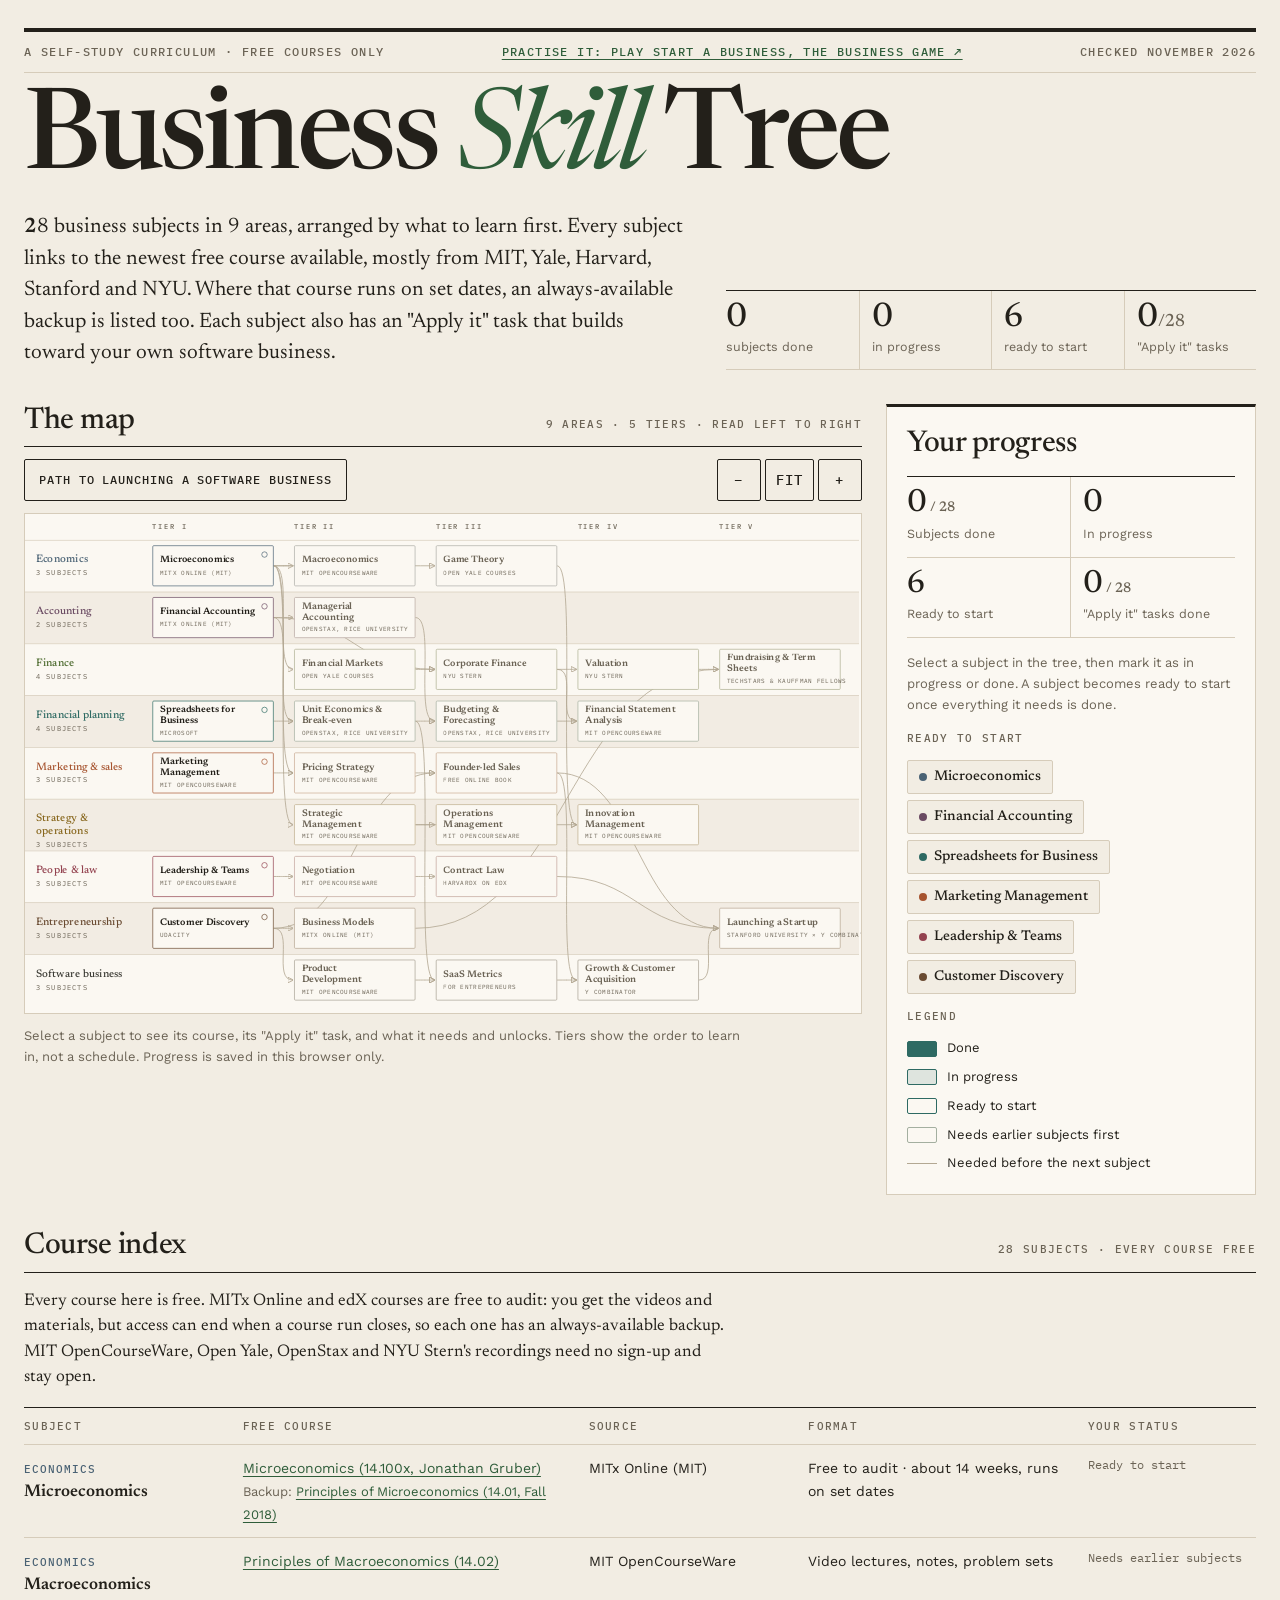
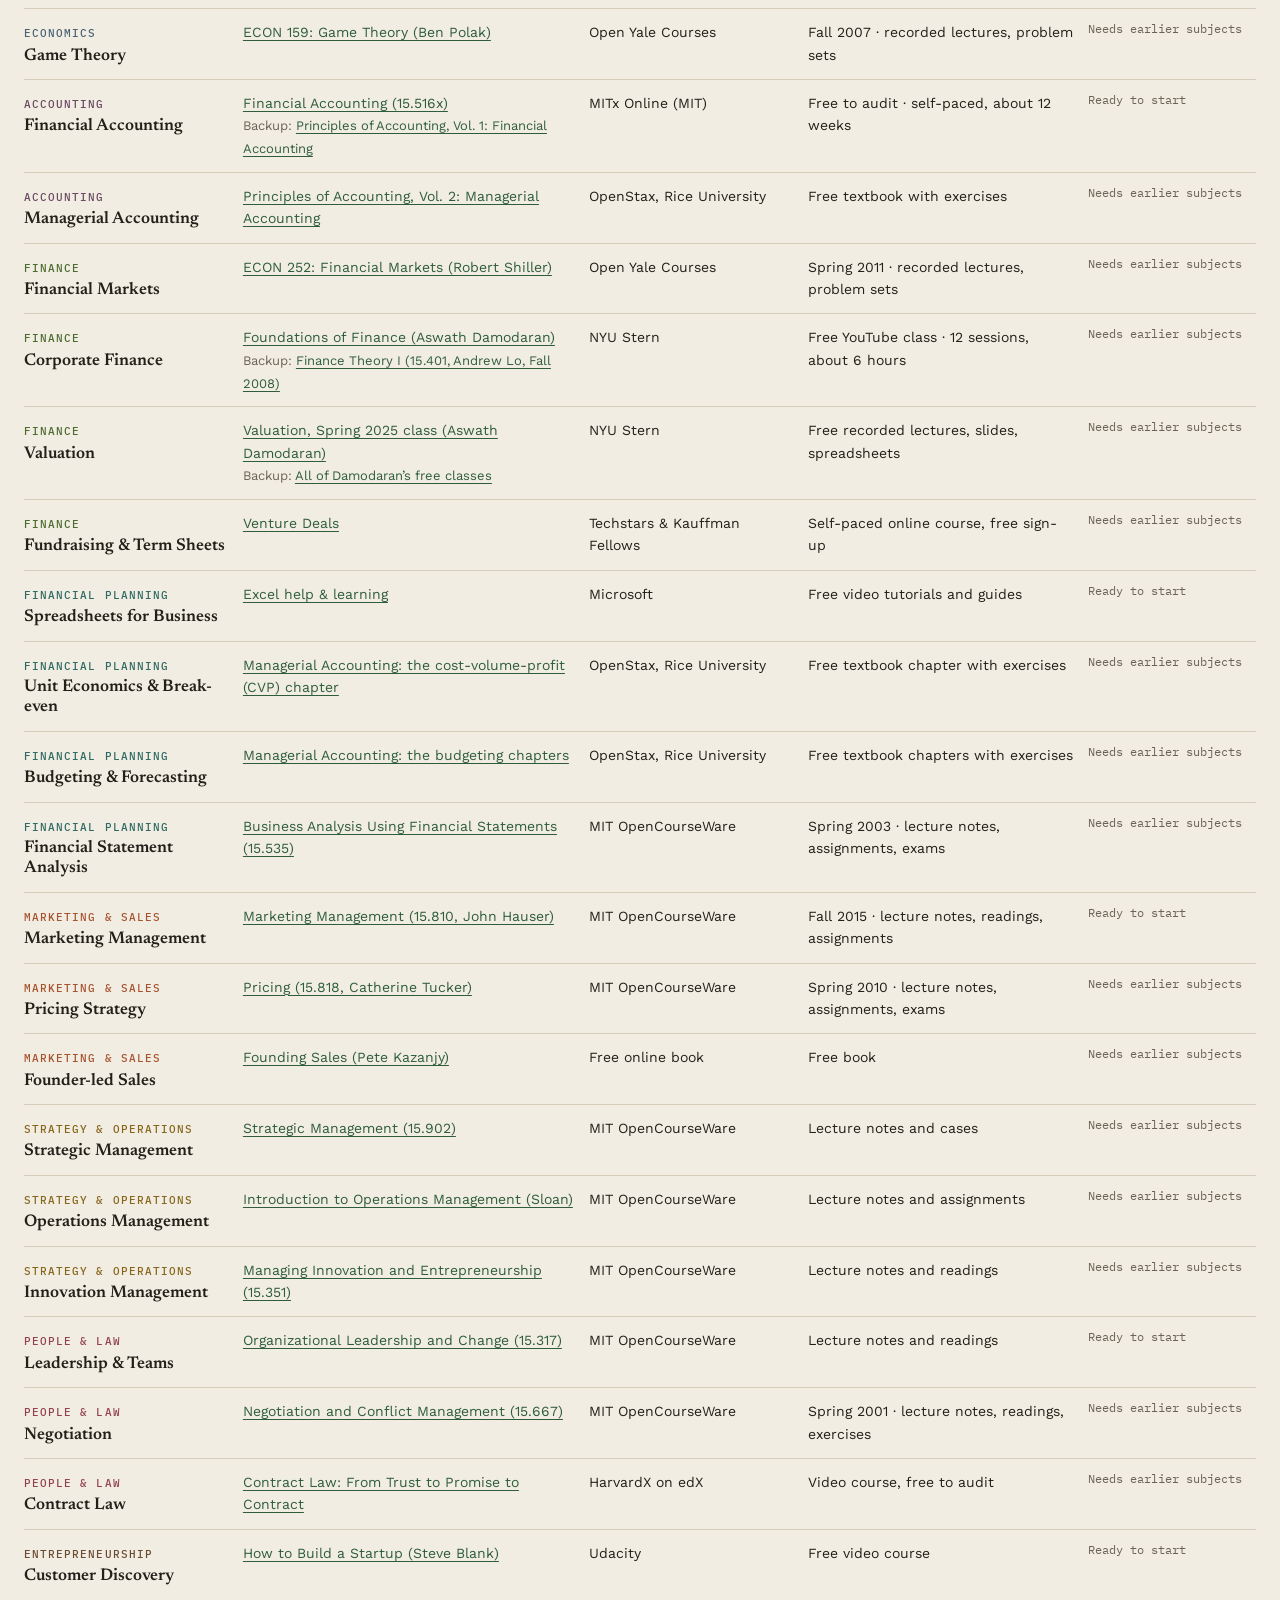
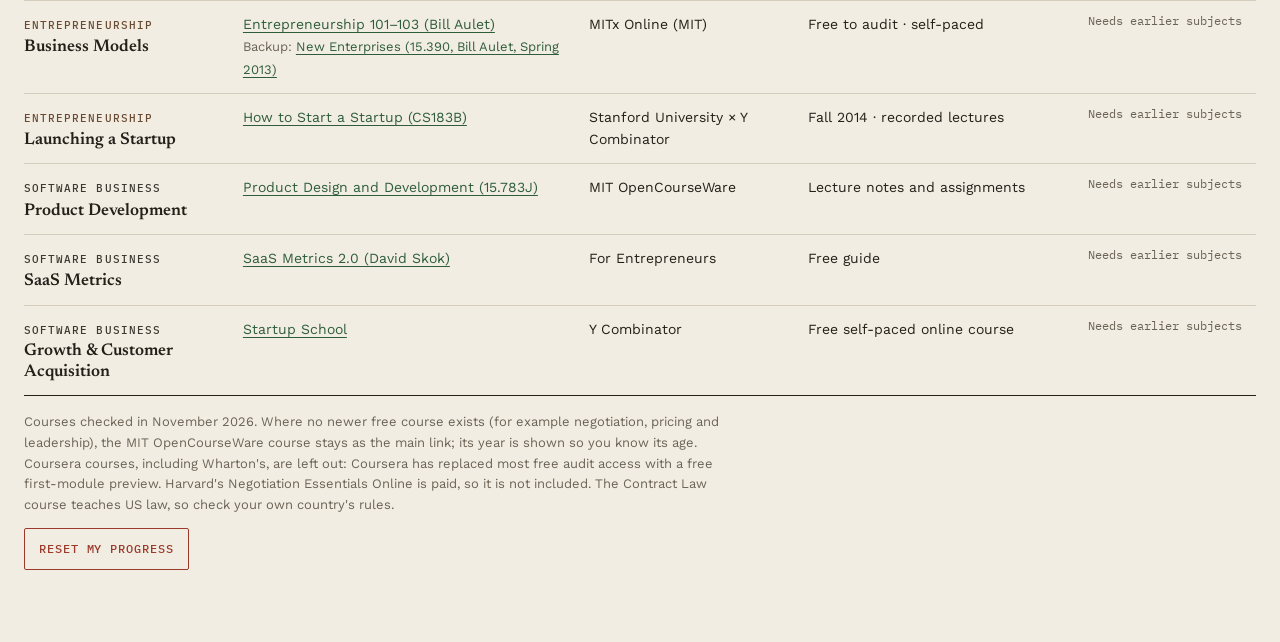
<file: index.html>
<!doctype html>
<html lang="en">
<head>
<meta charset="utf-8">
<meta name="viewport" content="width=device-width, initial-scale=1, viewport-fit=cover">
<style>[hidden]{display:none!important}</style>
<title>Business Skill Tree</title>
<link rel="preconnect" href="https://fonts.googleapis.com">
<link rel="preconnect" href="https://fonts.gstatic.com" crossorigin>
<link rel="stylesheet" href="https://fonts.googleapis.com/css2?family=Newsreader:ital,opsz,wght@0,6..72,400;0,6..72,500;0,6..72,600;1,6..72,400;1,6..72,500&family=Work+Sans:wght@400;500;600&family=IBM+Plex+Mono:wght@400;500&display=swap">
<style>
/* Layout: editorial masthead over a field-guide spread: skill-tree plate (rows = areas, columns = tiers) beside a notes column; course index below.
   Palette: paper, soil ink, moss accent; each area takes a natural pigment (stone, heather, moss, sage, clay, ochre, madder, soil, graphite). */
:root{
  --paper:#F2EDE3; --sheet:#FBF8F2; --wash:#EAE3D6; --ink:#23201A; --muted:#6B6355; --rule:#D6CCBA; --edge:#B3A893; --focus:#23201A;
  --accent:#2F5D3A; --accent-wash:#E2E8DA; --good:#3E6B34; --danger:#9B3A2A; --on-lane:#FBF8F2;
  --econ:#4A6274; --acct:#6A4A62; --fin:#4D6B2F; --plan:#2E6A63; --mkt:#A6532E; --strat:#87661C; --people:#93424F; --entre:#6A4B32; --soft:#3A3A33;
  --f-display:"Newsreader", "Iowan Old Style", Georgia, serif;
  --f-body:"Work Sans", ui-sans-serif, system-ui, -apple-system, "Segoe UI", sans-serif;
  --f-mono:"IBM Plex Mono", ui-monospace, SFMono-Regular, Menlo, monospace;
}
@media (prefers-color-scheme: dark){ :root:not([data-theme="light"]){
  --paper:#1A1712; --sheet:#221E18; --wash:#2B261E; --ink:#EDE6D8; --muted:#A89F8E; --rule:#3A342B; --edge:#5A5244; --focus:#EDE6D8;
  --accent:#9CC59F; --accent-wash:#26301F; --good:#A8C487; --danger:#E38C78; --on-lane:#1A1712;
  --econ:#9DB4C6; --acct:#C6A2BC; --fin:#A8C487; --plan:#86C2B8; --mkt:#E39A72; --strat:#D9B866; --people:#E0959F; --entre:#C9A57F; --soft:#D8D2C2;
  color-scheme:dark } }
:root[data-theme="dark"]{
  --paper:#1A1712; --sheet:#221E18; --wash:#2B261E; --ink:#EDE6D8; --muted:#A89F8E; --rule:#3A342B; --edge:#5A5244; --focus:#EDE6D8;
  --accent:#9CC59F; --accent-wash:#26301F; --good:#A8C487; --danger:#E38C78; --on-lane:#1A1712;
  --econ:#9DB4C6; --acct:#C6A2BC; --fin:#A8C487; --plan:#86C2B8; --mkt:#E39A72; --strat:#D9B866; --people:#E0959F; --entre:#C9A57F; --soft:#D8D2C2;
  color-scheme:dark }

*{box-sizing:border-box}
body{background:var(--paper);color:var(--ink);font:400 15px/1.6 var(--f-body)}
.wrap{max-width:1500px;margin:0 auto;padding-block:20px 64px;padding-left:max(16px, env(safe-area-inset-left, 0px));padding-right:max(16px, env(safe-area-inset-right, 0px));display:flex;flex-direction:column;gap:34px}
h1,h2,h3{margin:0;text-wrap:balance}
h1,h2{font-family:var(--f-display);font-weight:500;letter-spacing:-.015em}
h2{font-size:clamp(24px,2.6vw,30px);line-height:1.15}
h3{font:500 11px/1.3 var(--f-mono);text-transform:uppercase;letter-spacing:.12em;color:var(--muted)}
p{margin:0}
a{color:var(--accent);text-underline-offset:3px;text-decoration-thickness:1px}
.mono{font-family:var(--f-mono)}

/* Masthead */
header.mast{display:flex;flex-direction:column;gap:18px;border-top:4px solid var(--ink);padding-top:12px}
.dateline{display:flex;flex-wrap:wrap;justify-content:space-between;gap:6px 18px;font:500 11.5px/1.4 var(--f-mono);text-transform:uppercase;letter-spacing:.12em;color:var(--muted);padding-bottom:12px;border-bottom:1px solid var(--rule)}
.dateline a{color:var(--accent)}
.mast h1{font-size:clamp(48px,9vw,112px);line-height:.92;letter-spacing:-.035em;font-weight:500;font-variation-settings:"opsz" 72}
.mast h1 em{font-style:italic;font-weight:400;color:var(--accent)}
.mast-row{display:grid;grid-template-columns:minmax(0,1fr);gap:18px 40px;align-items:end}
@media (min-width:900px){.mast-row{grid-template-columns:minmax(0,1.25fr) minmax(0,1fr)}}
.lede{max-width:56ch;font:400 clamp(18px,1.7vw,21px)/1.5 var(--f-display);color:var(--ink)}
.lede::first-letter{font-weight:600}
.stats{display:grid;grid-template-columns:repeat(4,minmax(0,1fr));border-top:1px solid var(--ink);border-bottom:1px solid var(--rule)}
.stats span{display:flex;flex-direction:column;gap:2px;padding:10px 12px 12px;font-size:12.5px;color:var(--muted);border-left:1px solid var(--rule)}
.stats span:first-child{border-left:0;padding-left:0}
.stats b{font:500 34px/1 var(--f-display);color:var(--ink);font-variant-numeric:oldstyle-nums proportional-nums}
@media (max-width:520px){.stats{grid-template-columns:repeat(2,minmax(0,1fr))}.stats span:nth-child(3){border-left:0;padding-left:0}.stats span:nth-child(n+3){border-top:1px solid var(--rule)}}

.app{display:grid;grid-template-columns:minmax(0,1fr);gap:24px;align-items:start}
@media (min-width:1080px){.app{grid-template-columns:minmax(0,1fr) 370px}}
.treecol{display:flex;flex-direction:column;gap:12px;min-width:0}
.section-head{display:flex;flex-wrap:wrap;align-items:baseline;justify-content:space-between;gap:8px 16px;border-bottom:1px solid var(--ink);padding-bottom:8px}
.section-head .kicker{font:500 11px/1 var(--f-mono);letter-spacing:.12em;text-transform:uppercase;color:var(--muted)}
.toolbar{display:flex;flex-wrap:wrap;gap:8px;align-items:center}
.toolbar .sp{flex:1}
.btn{font:500 11.5px/1 var(--f-mono);text-transform:uppercase;letter-spacing:.08em;color:var(--ink);background:transparent;border:1px solid var(--ink);border-radius:2px;padding:12px 14px;cursor:pointer;min-height:42px}
.btn:hover{background:var(--wash)}
.btn[aria-pressed="true"]{background:var(--ink);color:var(--paper)}
.btn.danger{color:var(--danger);border-color:var(--danger)}
button:focus-visible,a:focus-visible{outline:2px solid var(--focus);outline-offset:2px}
.zoom{display:flex;gap:4px}
.zoom .btn{min-width:44px;text-align:center;font-size:14px;padding:12px 10px}
.viewport{position:relative;overflow:auto;max-height:min(80vh,1000px);background:var(--sheet);border:1px solid var(--rule);overscroll-behavior:contain}
.sizer{position:relative}
.canvas{position:absolute;left:0;top:0;transform-origin:0 0}
.band{position:absolute;left:0;right:0;border-top:1px solid var(--rule)}
.band.alt{background:color-mix(in srgb, var(--wash) 55%, var(--sheet))}
.lane-label{position:absolute;left:16px;width:144px;font:500 16px/1.15 var(--f-display);color:var(--c)}
.lane-label small{display:block;font:400 10.5px/1.3 var(--f-mono);letter-spacing:.06em;color:var(--muted);margin-top:4px;text-transform:uppercase}
.tier{position:absolute;top:13px;font:500 11px/1 var(--f-mono);color:var(--muted);letter-spacing:.14em}
svg.edges{position:absolute;left:0;top:0;overflow:visible;pointer-events:none}
svg.edges path{fill:none;stroke:var(--edge);stroke-width:1.2;transition:opacity .15s}
svg.edges path.on{stroke:var(--ink);stroke-width:1.8;opacity:1}
svg.edges path.off{opacity:.1}

.node{position:absolute;width:178px;height:60px;border-radius:2px;border:1px solid var(--c);background:var(--sheet);color:var(--ink);text-align:left;padding:6px 24px 6px 10px;display:flex;flex-direction:column;justify-content:center;gap:3px;cursor:pointer;transition:opacity .15s,background .15s}
.node .nm{font:600 14px/1.12 var(--f-display);display:-webkit-box;-webkit-line-clamp:2;-webkit-box-orient:vertical;overflow:hidden}
.node .sub{font:400 9.5px/1.2 var(--f-mono);letter-spacing:.03em;color:var(--muted);white-space:nowrap;overflow:hidden;text-overflow:ellipsis;text-transform:uppercase}
.node .st{position:absolute;top:8px;right:8px;width:9px;height:9px;border-radius:50%}
.node.ready .st{border:1.5px solid var(--c)}
.node.doing{background:color-mix(in srgb, var(--c) 14%, var(--sheet))}
.node.doing .st{background:var(--c)}
.node.done{background:var(--c);color:var(--on-lane)}
.node.done .sub{color:var(--on-lane);opacity:.85}
.node.done .st{width:auto;height:auto;border-radius:0;top:6px;right:8px;font:600 12px/1 var(--f-body)}
.node.done .st::before{content:"\2713"}
.node.locked{border-color:color-mix(in srgb, var(--c) 30%, var(--rule));color:var(--muted)}
.node.sel{outline:2px solid var(--focus);outline-offset:3px}
.node.dim{opacity:.22}
.hint{font-size:13px;color:var(--muted);max-width:90ch}

.panel{background:var(--sheet);border:1px solid var(--rule);border-top:3px solid var(--c, var(--ink));padding:20px;display:flex;flex-direction:column;gap:15px;min-width:0}
@media (min-width:1080px){.panel{position:sticky;top:calc(env(safe-area-inset-top, 0px) + 16px);max-height:calc(100vh - 32px);overflow:auto}}
.panel > *{flex-shrink:0}
.panel h2{font-size:30px}
.p-lane{font:500 11px/1.3 var(--f-mono);letter-spacing:.12em;color:var(--c)}
.seg{display:flex;border:1px solid var(--ink);border-radius:2px;overflow:hidden}
.seg button{flex:1;font:500 11px/1 var(--f-mono);letter-spacing:.06em;text-transform:uppercase;padding:13px 4px;border:0;background:transparent;color:var(--ink);cursor:pointer}
.seg button+button{border-left:1px solid var(--ink)}
.seg button[aria-pressed="true"]{background:var(--c);color:var(--on-lane)}
.about{font:400 18px/1.45 var(--f-display)}
.course{display:flex;flex-direction:column;gap:4px;text-decoration:none;border:1px solid var(--ink);border-radius:2px;padding:13px 14px;color:var(--ink);background:var(--paper)}
.course:hover{background:var(--wash)}
.course b{font:600 17px/1.25 var(--f-display)}
.course span{font-size:12.5px;color:var(--muted)}
.course .go{font:500 11px/1 var(--f-mono);letter-spacing:.1em;text-transform:uppercase;color:var(--accent);margin-top:4px}
.alt{font-size:14px}
.alt a{font-weight:500}
.alt span{color:var(--muted)}
.apply{background:var(--accent-wash);border-radius:2px;padding:14px 15px;display:flex;flex-direction:column;gap:10px}
.apply h3{color:var(--accent)}
.check{display:flex;gap:10px;align-items:flex-start;font:400 16px/1.4 var(--f-display);cursor:pointer}
.check input{width:20px;height:20px;margin:2px 0 0;accent-color:var(--good);flex:none}
.chips{display:flex;flex-wrap:wrap;gap:6px}
.chip{font:500 14px/1 var(--f-display);padding:9px 11px;border-radius:2px;border:1px solid var(--rule);background:var(--paper);color:var(--ink);cursor:pointer;display:inline-flex;align-items:center;gap:7px}
.chip:hover{border-color:var(--ink)}
.chip i{width:8px;height:8px;border-radius:50%;background:var(--c);display:inline-block}
.none{font-size:13px;color:var(--muted)}
.legend{display:grid;gap:8px;font-size:13px}
.legend div{display:flex;align-items:center;gap:10px}
.sw{width:30px;height:16px;border-radius:2px;border:1px solid var(--plan);flex:none;background:var(--sheet)}
.sw.done{background:var(--plan)}
.sw.doing{background:color-mix(in srgb, var(--plan) 14%, var(--sheet))}
.sw.locked{border-color:color-mix(in srgb, var(--plan) 30%, var(--rule))}
.ln{width:30px;flex:none;border-top:1.2px solid var(--edge)}
.progress{display:grid;grid-template-columns:repeat(2,minmax(0,1fr));border-top:1px solid var(--ink)}
.progress div{padding:10px 0 12px;border-bottom:1px solid var(--rule)}
.progress div:nth-child(odd){padding-right:12px;border-right:1px solid var(--rule)}
.progress div:nth-child(even){padding-left:12px}
.progress b{display:block;font:500 32px/1.05 var(--f-display);font-variant-numeric:oldstyle-nums proportional-nums}
.progress span{font-size:12.5px;color:var(--muted)}
.linkbtn{background:none;border:0;padding:6px 0;color:var(--accent);font:500 11px var(--f-mono);letter-spacing:.1em;text-transform:uppercase;cursor:pointer;text-decoration:underline;text-underline-offset:3px;align-self:flex-start}

section.list{display:flex;flex-direction:column;gap:16px}
.list .intro{max-width:70ch;font:400 17px/1.5 var(--f-display);color:var(--ink)}
.tablewrap{overflow-x:auto;border-top:1px solid var(--ink);border-bottom:1px solid var(--ink)}
table{border-collapse:collapse;width:100%;min-width:860px;font-size:14px}
th,td{text-align:left;padding:12px 14px 12px 0;border-bottom:1px solid var(--rule);vertical-align:top}
th{font:500 10.5px/1.2 var(--f-mono);text-transform:uppercase;letter-spacing:.12em;color:var(--muted)}
tr:last-child td{border-bottom:0}
td .area{font:500 10.5px/1.3 var(--f-mono);letter-spacing:.1em;text-transform:uppercase;color:var(--c)}
td button.subj{background:none;border:0;padding:0;margin-top:2px;font:600 17px/1.2 var(--f-display);color:var(--ink);cursor:pointer;text-align:left}
td button.subj:hover{color:var(--accent);text-decoration:underline;text-underline-offset:3px}
.stcell{font:400 12px/1.4 var(--f-mono);color:var(--muted);white-space:nowrap}
.foot{font-size:13px;color:var(--muted);display:flex;flex-direction:column;gap:12px;max-width:90ch}
.confirm{display:flex;flex-wrap:wrap;align-items:center;gap:8px;font-size:13.5px}
@media (prefers-reduced-motion: reduce){*{transition:none!important;scroll-behavior:auto!important}}
</style>
</head>
<body>

<div class="wrap">
  <header class="mast">
    <div class="dateline"><span>A self-study curriculum · Free courses only</span><a id="gameLink" href="https://claude.ai/artifact/RghkauhkLxFejxRHSc4Pdz">Practise it: play Start a Business, the business game ↗</a><span>Checked November 2026</span></div>
    <h1>Business <em>Skill</em> Tree</h1>
    <div class="mast-row">
    <p class="lede">28 business subjects in 9 areas, arranged by what to learn first. Every subject links to the newest free course available, mostly from MIT, Yale, Harvard, Stanford and NYU. Where that course runs on set dates, an always-available backup is listed too. Each subject also has an "Apply it" task that builds toward your own software business.</p>
    <div class="stats" id="stats"></div>
    </div>
  </header>

  <div class="app">
    <div class="treecol">
      <div class="section-head"><h2>The map</h2><span class="kicker">9 areas · 5 tiers · read left to right</span></div>
      <div class="toolbar">
        <button class="btn" id="tPath" aria-pressed="false">Path to launching a software business</button>
        <span class="sp"></span>
        <div class="zoom" role="group" aria-label="Zoom">
          <button class="btn" id="zOut" aria-label="Zoom out">−</button>
          <button class="btn" id="zFit">Fit</button>
          <button class="btn" id="zIn" aria-label="Zoom in">+</button>
        </div>
      </div>
      <div class="viewport" id="viewport">
        <div class="sizer" id="sizer"><div class="canvas" id="canvas"></div></div>
      </div>
      <p class="hint">Select a subject to see its course, its "Apply it" task, and what it needs and unlocks. Tiers show the order to learn in, not a schedule. Progress is saved in this browser only.</p>
    </div>
    <aside class="panel" id="panel" aria-live="polite"></aside>
  </div>

  <section class="list">
    <div class="section-head"><h2>Course index</h2><span class="kicker">28 subjects · every course free</span></div>
    <p class="intro">Every course here is free. MITx Online and edX courses are free to audit: you get the videos and materials, but access can end when a course run closes, so each one has an always-available backup. MIT OpenCourseWare, Open Yale, OpenStax and NYU Stern's recordings need no sign-up and stay open.</p>
    <div class="tablewrap">
      <table>
        <thead><tr><th>Subject</th><th>Free course</th><th>Source</th><th>Format</th><th>Your status</th></tr></thead>
        <tbody id="rows"></tbody>
      </table>
    </div>
    <div class="foot">
      <span>Courses checked in November 2026. Where no newer free course exists (for example negotiation, pricing and leadership), the MIT OpenCourseWare course stays as the main link; its year is shown so you know its age. Coursera courses, including Wharton's, are left out: Coursera has replaced most free audit access with a free first-module preview. Harvard's Negotiation Essentials Online is paid, so it is not included. The Contract Law course teaches US law, so check your own country's rules.</span>
      <div class="confirm" id="resetArea"><button class="btn danger" id="resetBtn">Reset my progress</button></div>
    </div>
  </section>
</div>

<script>
(function(){
if (/github\.io$/.test(location.hostname)) document.getElementById('gameLink').href = 'world/';
const OCW = q => 'https://ocw.mit.edu/search/?q=' + encodeURIComponent(q);
const OSX_MGMT = 'https://openstax.org/books/principles-managerial-accounting/pages/preface';
const LANES = [
  {id:'econ', name:'Economics'},
  {id:'acct', name:'Accounting'},
  {id:'fin', name:'Finance'},
  {id:'plan', name:'Financial planning'},
  {id:'mkt', name:'Marketing & sales'},
  {id:'strat', name:'Strategy & operations'},
  {id:'people', name:'People & law'},
  {id:'entre', name:'Entrepreneurship'},
  {id:'soft', name:'Software business'}
];
// t = tier (0-4), r = lane row. c = main course {n:name, by:source, f:format, u:url}. alt = free alternatives.
const N = [
 {id:'micro', n:'Microeconomics', r:0, t:0,
  c:{n:'Microeconomics (14.100x, Jonathan Gruber)', by:'MITx Online (MIT)', f:'Free to audit · about 14 weeks, runs on set dates', u:'https://mitxonline.mit.edu/courses/course-v1:MITxT+14.100x'},
  b:{n:'Principles of Microeconomics (14.01, Fall 2018)', by:'MIT OpenCourseWare', u:OCW('14.01 Principles of Microeconomics')},
  alt:[{n:'Principles of Microeconomics (textbook)', by:'OpenStax, Rice University', u:'https://openstax.org/subjects/economics'}],
  about:'How prices, supply and demand, and competition work for individual buyers and companies.',
  why:'Explains how customers decide what to buy and how competitors react to your prices.',
  apply:'List 3 alternatives your customers use today and roughly what each costs them.'},
 {id:'macro', n:'Macroeconomics', r:0, t:1, pre:['micro'],
  c:{n:'Principles of Macroeconomics (14.02)', by:'MIT OpenCourseWare', f:'Video lectures, notes, problem sets', u:OCW('14.02 Principles of Macroeconomics')},
  alt:[{n:'Principles of Macroeconomics (textbook)', by:'OpenStax, Rice University', u:'https://openstax.org/subjects/economics'}],
  about:'Inflation, interest rates, unemployment and economic cycles.',
  why:'The wider economy affects customer budgets, borrowing costs and how willing investors are to fund startups.',
  apply:'Write two sentences on how a recession would change demand for your product.'},
 {id:'game', n:'Game Theory', r:0, t:2, pre:['micro'],
  c:{n:'ECON 159: Game Theory (Ben Polak)', by:'Open Yale Courses', f:'Fall 2007 · recorded lectures, problem sets', u:'https://oyc.yale.edu/economics/econ-159'},
  about:'Strategic thinking when your result depends on what others do.',
  why:'Helps with pricing against rivals, negotiations and partnership deals.',
  apply:'Map how your two closest competitors might react if you launch at a lower price.'},

 {id:'finacct', n:'Financial Accounting', r:1, t:0,
  c:{n:'Financial Accounting (15.516x)', by:'MITx Online (MIT)', f:'Free to audit · self-paced, about 12 weeks', u:'https://mitxonline.mit.edu/courses/course-v1:MITxT+15.516x/'},
  b:{n:'Principles of Accounting, Vol. 1: Financial Accounting', by:'OpenStax, Rice University', u:'https://openstax.org/books/principles-financial-accounting/pages/preface'},
  alt:[{n:'Corporate Financial Accounting (Sloan)', by:'MIT OpenCourseWare', u:OCW('Corporate Financial Accounting')}],
  about:'The three main financial statements: income statement, balance sheet and cash flow statement.',
  why:'Investors, banks and tax offices all read your business through these statements.',
  apply:'Sketch a simple income statement for your first year: revenue, costs and profit.'},
 {id:'mgmtacct', n:'Managerial Accounting', r:1, t:1, pre:['finacct'],
  c:{n:'Principles of Accounting, Vol. 2: Managerial Accounting', by:'OpenStax, Rice University', f:'Free textbook with exercises', u:OSX_MGMT},
  about:'Costs inside the business: fixed and variable costs, cost behavior, and costing methods.',
  why:'Tells you what each product or customer really costs you.',
  apply:'List your fixed monthly costs and your variable cost for each new customer.'},

 {id:'markets', n:'Financial Markets', r:2, t:1, pre:['micro'],
  c:{n:'ECON 252: Financial Markets (Robert Shiller)', by:'Open Yale Courses', f:'Spring 2011 · recorded lectures, problem sets', u:'https://oyc.yale.edu/economics/econ-252'},
  about:'How stocks, bonds, banks and investors work, and how they price risk.',
  why:'Background for raising money and understanding what investors expect in return.',
  apply:'Compare 3 ways to fund your business (savings, a loan, an investor) with one pro and one con each.'},
 {id:'corpfin', n:'Corporate Finance', r:2, t:2, pre:['finacct','markets'],
  c:{n:'Foundations of Finance (Aswath Damodaran)', by:'NYU Stern', f:'Free YouTube class · 12 sessions, about 6 hours', u:'https://www.youtube.com/playlist?list=PLUkh9m2BorqndWimijiJ-VCAXjJUrzJQU'},
  b:{n:'Finance Theory I (15.401, Andrew Lo, Fall 2008)', by:'MIT OpenCourseWare', u:OCW('15.401 Finance Theory')},
  about:'Time value of money, risk and return, and how companies decide which projects to fund.',
  why:'Lets you compare choices, like building a feature or hiring a salesperson, in money terms.',
  apply:'Work out how many months a planned marketing spend would take to pay back.'},
 {id:'valuation', n:'Valuation', r:2, t:3, pre:['corpfin'],
  c:{n:'Valuation, Spring 2025 class (Aswath Damodaran)', by:'NYU Stern', f:'Free recorded lectures, slides, spreadsheets', u:'https://pages.stern.nyu.edu/~adamodar/New_Home_Page/webcasteqspr25.htm'},
  b:{n:'All of Damodaran’s free classes', by:'NYU Stern', u:'https://pages.stern.nyu.edu/~adamodar/'},
  about:'How to estimate what a business is worth, including young companies with little revenue.',
  why:'You need it to judge investor offers and how much of your company to give up.',
  apply:'Find 3 similar software companies and note how investors value them (for example, a multiple of revenue).'},
 {id:'fund', n:'Fundraising & Term Sheets', r:2, t:4, pre:['valuation','bizmodel'],
  c:{n:'Venture Deals', by:'Techstars & Kauffman Fellows', f:'Self-paced online course, free sign-up', u:'https://venturedeals.techstars.com/'},
  alt:[{n:'Entrepreneurship 104: Fundamentals of Entrepreneurship Finance', by:'MITx Online (MIT) · check whether a run is open', u:'https://mitxonline.mit.edu/courses/course-v1:MITxT+Bootcamp4/'}],
  about:'Term sheets, valuation, dilution and how venture deals are negotiated.',
  why:'Keeps you from signing terms you don’t understand.',
  apply:'Choose your funding path (self-funded, loan, angel or venture capital) and write down why.'},

 {id:'excel', n:'Spreadsheets for Business', r:3, t:0,
  c:{n:'Excel help & learning', by:'Microsoft', f:'Free video tutorials and guides', u:'https://support.microsoft.com/en-us/excel'},
  about:'Formulas, tables, charts and simple models in a spreadsheet (Excel or Google Sheets).',
  why:'Every budget, forecast and model in this tree is built in a spreadsheet.',
  apply:'Set up a spreadsheet with tabs for costs, prices and a 12-month forecast.'},
 {id:'unitecon', n:'Unit Economics & Break-even', r:3, t:1, pre:['excel','finacct'],
  c:{n:'Managerial Accounting: the cost-volume-profit (CVP) chapter', by:'OpenStax, Rice University', f:'Free textbook chapter with exercises', u:OSX_MGMT},
  alt:[{n:'Entrepreneurship 104: Fundamentals of Entrepreneurship Finance', by:'MITx Online (MIT) · check whether a run is open', u:'https://mitxonline.mit.edu/courses/course-v1:MITxT+Bootcamp4/'},
       {n:'New Enterprises (15.390)', by:'MIT OpenCourseWare', u:'https://ocw.mit.edu/courses/15-390-new-enterprises-spring-2013/'}],
  about:'Revenue and cost per customer, contribution margin and the break-even point.',
  why:'Shows how many customers you need before the business stops losing money.',
  apply:'Build a break-even sheet: price per user, cost per user, monthly fixed costs, and users needed to break even.'},
 {id:'budget', n:'Budgeting & Forecasting', r:3, t:2, pre:['unitecon','mgmtacct'],
  c:{n:'Managerial Accounting: the budgeting chapters', by:'OpenStax, Rice University', f:'Free textbook chapters with exercises', u:OSX_MGMT},
  about:'Planning income and spending month by month, then comparing the plan with what really happened.',
  why:'A budget tells you how many months your money will last, often called your runway.',
  apply:'Make a 12-month budget and work out how many months your savings would cover.'},
 {id:'fsa', n:'Financial Statement Analysis', r:3, t:3, pre:['budget','corpfin'],
  c:{n:'Business Analysis Using Financial Statements (15.535)', by:'MIT OpenCourseWare', f:'Spring 2003 · lecture notes, assignments, exams', u:'https://ocw.mit.edu/courses/15-535-business-analysis-using-financial-statements-spring-2003/'},
  about:'Using financial statements to analyze and value a company, including cash flow and earnings quality.',
  why:'Lets you read competitors’ reports and spot problems in your own numbers.',
  apply:'Read one public software company’s annual report and note its revenue growth and gross margin.'},

 {id:'marketing', n:'Marketing Management', r:4, t:0,
  c:{n:'Marketing Management (15.810, John Hauser)', by:'MIT OpenCourseWare', f:'Fall 2015 · lecture notes, readings, assignments', u:'https://ocw.mit.edu/courses/15-810-marketing-management-analytics-frameworks-and-applications-fall-2015/'},
  alt:[{n:'Marketing in the 21st Century (about 6 hours, good short starter)', by:'The Open University, OpenLearn', u:'https://www.open.edu/openlearn/money-business/marketing-the-21st-century'}],
  about:'Choosing target customers, positioning your product and planning the marketing mix.',
  why:'Decides who you sell to and how you describe what you sell.',
  apply:'Write a positioning statement: for [customer] who [need], our product is a [category] that [main benefit].'},
 {id:'pricing', n:'Pricing Strategy', r:4, t:1, pre:['marketing','micro'],
  c:{n:'Pricing (15.818, Catherine Tucker)', by:'MIT OpenCourseWare', f:'Spring 2010 · lecture notes, assignments, exams', u:'https://ocw.mit.edu/courses/15-818-pricing-spring-2010/'},
  about:'Pricing strategies and tactics, willingness to pay and charging different customers different prices.',
  why:'For a software product, price is the fastest way to change revenue.',
  apply:'Draft 3 pricing tiers for your product and what each tier includes.'},
 {id:'sales', n:'Founder-led Sales', r:4, t:2, pre:['pricing','discovery'],
  c:{n:'Founding Sales (Pete Kazanjy)', by:'Free online book', f:'Free book', u:'https://www.foundingsales.com/'},
  about:'How founders find, contact, pitch and close their first business customers.',
  why:'Early customers rarely arrive on their own. Founders usually do the first sales themselves.',
  apply:'List 20 potential first customers and write a 3-sentence outreach message.'},

 {id:'strategy', n:'Strategic Management', r:5, t:1, pre:['micro'],
  c:{n:'Strategic Management (15.902)', by:'MIT OpenCourseWare', f:'Lecture notes and cases', u:OCW('15.902 Strategic Management')},
  about:'Competitive advantage, industry analysis and choosing where to compete.',
  why:'Helps you pick a position that competitors can’t easily copy.',
  apply:'Write down what would make your product hard to copy within 12 months.'},
 {id:'ops', n:'Operations Management', r:5, t:2, pre:['strategy'],
  c:{n:'Introduction to Operations Management (Sloan)', by:'MIT OpenCourseWare', f:'Lecture notes and assignments', u:OCW('Introduction to Operations Management')},
  about:'Processes, capacity, quality and supply chains.',
  why:'Keeps service quality steady as customers grow, for example in support and onboarding.',
  apply:'Map the steps from a customer signing up to getting value, and mark the slowest step.'},
 {id:'innov', n:'Innovation Management', r:5, t:3, pre:['strategy','game'],
  c:{n:'Managing Innovation and Entrepreneurship (15.351)', by:'MIT OpenCourseWare', f:'Lecture notes and readings', u:OCW('Managing Innovation and Entrepreneurship')},
  about:'How new technologies replace old ones, and how companies manage innovation.',
  why:'Software markets change fast. This helps you see changes coming early.',
  apply:'Name one technology change that could make your product less useful, and how you would respond.'},

 {id:'lead', n:'Leadership & Teams', r:6, t:0,
  c:{n:'Organizational Leadership and Change (15.317)', by:'MIT OpenCourseWare', f:'Lecture notes and readings', u:OCW('15.317 Organizational Leadership and Change')},
  about:'Leading people, building teams and managing change.',
  why:'As the company grows, hiring and keeping good people becomes a founder’s main job.',
  apply:'Write the first 3 roles you would hire and what each must achieve in their first 6 months.'},
 {id:'nego', n:'Negotiation', r:6, t:1, pre:['lead'],
  c:{n:'Negotiation and Conflict Management (15.667)', by:'MIT OpenCourseWare', f:'Spring 2001 · lecture notes, readings, exercises', u:'https://ocw.mit.edu/courses/15-667-negotiation-and-conflict-management-spring-2001/'},
  about:'Preparing for negotiations, finding gains for both sides and handling conflict.',
  why:'You will negotiate with customers, suppliers, co-founders and investors.',
  apply:'Prepare for one real negotiation: your goal, your walk-away point and what the other side wants.'},
 {id:'law', n:'Contract Law', r:6, t:2, pre:['nego'],
  c:{n:'Contract Law: From Trust to Promise to Contract', by:'HarvardX on edX', f:'Video course, free to audit', u:'https://www.edx.org/learn/business-law/harvard-university-contract-law-from-trust-to-promise-to-contract'},
  about:'How contracts are formed and enforced, and what happens when one is broken. Teaches US law.',
  why:'Customer agreements, freelancer contracts and who owns your code all depend on contracts.',
  apply:'List the contracts you will need: terms of service, privacy policy, and contractor agreements that give you ownership of the code.'},

 {id:'discovery', n:'Customer Discovery', r:7, t:0,
  c:{n:'How to Build a Startup (Steve Blank)', by:'Udacity', f:'Free video course', u:'https://www.udacity.com/course/how-to-build-a-startup--ep245'},
  alt:[{n:'Entrepreneurship 101–103 (Bill Aulet)', by:'MITx Online (MIT) · self-paced', u:'https://mitxonline.mit.edu/courses/course-v1:MITxT+Bootcamp3'}],
  about:'Testing a business idea by talking to real customers before you build it.',
  why:'The most common reason startups fail is building something nobody wants.',
  apply:'Interview 10 potential customers about their problem, without pitching your idea.'},
 {id:'bizmodel', n:'Business Models', r:7, t:1, pre:['discovery'],
  c:{n:'Entrepreneurship 101–103 (Bill Aulet)', by:'MITx Online (MIT)', f:'Free to audit · self-paced', u:'https://mitxonline.mit.edu/courses/course-v1:MITxT+Bootcamp3'},
  b:{n:'New Enterprises (15.390, Bill Aulet, Spring 2013)', by:'MIT OpenCourseWare', u:'https://ocw.mit.edu/courses/15-390-new-enterprises-spring-2013/'},
  about:'A step-by-step method (from Disciplined Entrepreneurship) for finding a market, defining the product and planning a new company.',
  why:'Turns an idea into a complete plan you can test.',
  apply:'Fill in a one-page business model: customer, value, channels, revenue and costs.'},
 {id:'launch', n:'Launching a Startup', r:7, t:4, pre:['growth','sales','law'],
  c:{n:'How to Start a Startup (CS183B)', by:'Stanford University × Y Combinator', f:'Fall 2014 · recorded lectures', u:'https://startupclass.samaltman.com/'},
  alt:[{n:'Startup School', by:'Y Combinator', u:'https://www.startupschool.org/'}],
  about:'Lectures from founders and investors on ideas, products, teams, growth and fundraising.',
  why:'Puts the whole tree together through the experience of people who have done it.',
  apply:'Write a one-page launch plan: how you will get your first 100 users, a launch date and what you will measure.'},

 {id:'product', n:'Product Development', r:8, t:1, pre:['discovery'],
  c:{n:'Product Design and Development (15.783J)', by:'MIT OpenCourseWare', f:'Lecture notes and assignments', u:OCW('Product Design and Development')},
  about:'How products are planned, designed and tested, from idea to launch.',
  why:'Gives you a method for deciding what to build first, your minimum viable product (MVP).',
  apply:'List the 3 features your first version must have, and 5 you will leave out.'},
 {id:'saas', n:'SaaS Metrics', r:8, t:2, pre:['unitecon','product'],
  c:{n:'SaaS Metrics 2.0 (David Skok)', by:'For Entrepreneurs', f:'Free guide', u:'https://www.forentrepreneurs.com/saas-metrics-2/'},
  about:'Monthly recurring revenue (MRR), churn, customer acquisition cost (CAC) and lifetime value (LTV).',
  why:'These numbers show whether a subscription business is healthy.',
  apply:'Estimate your CAC and LTV, and check that LTV is at least 3 times CAC.'},
 {id:'growth', n:'Growth & Customer Acquisition', r:8, t:3, pre:['saas','sales'],
  c:{n:'Startup School', by:'Y Combinator', f:'Free self-paced online course', u:'https://www.startupschool.org/'},
  about:'Finding early users, choosing growth channels and measuring what works.',
  why:'Building the product is half the job. Getting people to use it is the other half.',
  apply:'Pick 2 channels to test for your first users and set a weekly target for each.'}
];

const T = 5, ROWS = LANES.length, PADL = 172, COLW = 208, NW = 178, NH = 60, ROWH = 76, HEAD = 38;
const W = PADL + T*COLW + 12, H = HEAD + ROWS*ROWH + 10;
const byId = {}; N.forEach(n => { n.pre = n.pre || []; n.alt = n.alt || []; n.lane = LANES[n.r].id; byId[n.id] = n; });
const EDGES = []; N.forEach(n => n.pre.forEach(p => EDGES.push({a:p, b:n.id})));
const esc = s => String(s).replace(/[&<>"']/g, c => ({'&':'&amp;','<':'&lt;','>':'&gt;','"':'&quot;',"'":'&#39;'}[c]));

const KEY = 'biz-skill-tree-v1';
let S = {prog:{}, apply:{}};
try { const v = JSON.parse(localStorage.getItem(KEY) || 'null'); if (v && typeof v === 'object') S = {prog:v.prog || {}, apply:v.apply || {}}; } catch(e) {}
const save = () => { try { localStorage.setItem(KEY, JSON.stringify(S)); } catch(e) {} };

let pathMode = false, sel = null, scale = 1;
function status(id){
  const s = S.prog[id]; if (s === 'done' || s === 'doing') return s;
  return byId[id].pre.every(p => S.prog[p] === 'done') ? 'ready' : 'locked';
}
const STATUS_TEXT = {done:'Done', doing:'In progress', ready:'Ready to start', locked:'Needs earlier subjects'};

const nx = n => PADL + n.t*COLW + (COLW-NW)/2, ny = n => HEAD + n.r*ROWH + (ROWH-NH)/2;
function pathD(e){
  let a = byId[e.a], b = byId[e.b];
  const sx = nx(a)+NW, sy = ny(a)+NH/2, ex = nx(b)-2, ey = ny(b)+NH/2, dx = Math.max(30,(ex-sx)/2);
  return `M${sx} ${sy} C${sx+dx} ${sy} ${ex-dx} ${ey} ${ex} ${ey}`;
}

const canvas = document.getElementById('canvas'), sizer = document.getElementById('sizer'), viewport = document.getElementById('viewport');
canvas.style.width = W+'px'; canvas.style.height = H+'px';
let html = '';
LANES.forEach((l,i) => {
  const top = HEAD + i*ROWH, count = N.filter(n => n.r === i).length;
  html += `<div class="band${i%2?' alt':''}" style="top:${top}px;height:${ROWH}px"></div>`;
  html += `<div class="lane-label" style="--c:var(--${l.id});top:${top+20}px">${esc(l.name)}<small>${count} subject${count===1?'':'s'}</small></div>`;
});
const ROMAN = ['I','II','III','IV','V'];
for (let t=0; t<T; t++) html += `<div class="tier" style="left:${PADL+t*COLW+(COLW-NW)/2}px">TIER ${ROMAN[t]}</div>`;
html += `<svg class="edges" width="${W}" height="${H}" viewBox="0 0 ${W} ${H}" aria-hidden="true">
<defs><marker id="arr" viewBox="0 0 8 8" refX="7" refY="4" markerWidth="7" markerHeight="7" orient="auto"><path d="M0 0L8 4L0 8z" fill="var(--edge)"/></marker>
<marker id="arrOn" viewBox="0 0 8 8" refX="7" refY="4" markerWidth="7" markerHeight="7" orient="auto"><path d="M0 0L8 4L0 8z" fill="var(--ink)"/></marker></defs>
${EDGES.map((e,i) => `<path id="e${i}" d="${pathD(e)}" marker-end="url(#arr)"/>`).join('')}</svg>`;
N.forEach(n => {
  html += `<button class="node" id="n-${n.id}" data-id="${n.id}" style="--c:var(--${n.lane});left:${nx(n)}px;top:${ny(n)}px" title="${esc(n.n)}"><span class="nm">${esc(n.n)}</span><span class="sub">${esc(n.c.by)}</span><span class="st"></span></button>`;
});
canvas.innerHTML = html;

function anc(id, set){ set = set || new Set(); EDGES.forEach(e => { if (e.b === id && !set.has(e.a)) { set.add(e.a); anc(e.a, set); } }); return set; }
function desc(id, set){ set = set || new Set(); EDGES.forEach(e => { if (e.a === id && !set.has(e.b)) { set.add(e.b); desc(e.b, set); } }); return set; }
const PATH = (() => { const s = new Set(['launch','fund']); anc('launch', s); anc('fund', s); return s; })();

function refresh(){
  let F = null, onEdge = () => false;
  if (sel){
    const A = anc(sel), D = desc(sel); A.add(sel); D.add(sel);
    F = new Set([...A, ...D]);
    onEdge = e => (A.has(e.a) && A.has(e.b)) || (D.has(e.a) && D.has(e.b));
  } else if (pathMode){
    F = PATH; onEdge = e => F.has(e.a) && F.has(e.b);
  }
  N.forEach(n => {
    const el = document.getElementById('n-'+n.id), st = status(n.id);
    el.classList.remove('done','doing','ready','locked'); el.classList.add(st);
    el.classList.toggle('sel', sel === n.id);
    el.classList.toggle('dim', !!F && !F.has(n.id));
    el.setAttribute('aria-label', `${n.n}. ${STATUS_TEXT[st]}.`);
    el.setAttribute('aria-pressed', sel === n.id ? 'true' : 'false');
  });
  EDGES.forEach((e,i) => {
    const p = document.getElementById('e'+i), on = !!F && onEdge(e);
    p.classList.toggle('on', on); p.classList.toggle('off', !!F && !on);
    p.setAttribute('marker-end', on ? 'url(#arrOn)' : 'url(#arr)');
  });
  renderPanel(); renderStats(); renderRows();
}

const chip = id => { const n = byId[id]; return `<button class="chip" data-go="${id}" style="--c:var(--${n.lane})"><i></i>${esc(n.n)}</button>`; };
const chipList = ids => ids.length ? `<div class="chips">${ids.map(chip).join('')}</div>` : '<p class="none">None</p>';
const panel = document.getElementById('panel');

function renderPanel(){
  if (!sel){
    const c = k => N.filter(n => status(n.id) === k).length;
    const applied = N.filter(n => S.apply[n.id]).length;
    const ready = N.filter(n => status(n.id) === 'ready').map(n => n.id).slice(0, 6);
    panel.style.removeProperty('--c');
    panel.innerHTML = `
      <h2>Your progress</h2>
      <div class="progress">
        <div><b>${c('done')}<span style="font-size:14px;color:var(--muted)"> / ${N.length}</span></b><span>Subjects done</span></div>
        <div><b>${c('doing')}</b><span>In progress</span></div>
        <div><b>${c('ready')}</b><span>Ready to start</span></div>
        <div><b>${applied}<span style="font-size:14px;color:var(--muted)"> / ${N.length}</span></b><span>"Apply it" tasks done</span></div>
      </div>
      <p class="none">Select a subject in the tree, then mark it as in progress or done. A subject becomes ready to start once everything it needs is done.</p>
      <h3>Ready to start</h3>
      ${chipList(ready)}
      <h3>Legend</h3>
      <div class="legend">
        <div><span class="sw done"></span>Done</div>
        <div><span class="sw doing"></span>In progress</div>
        <div><span class="sw"></span>Ready to start</div>
        <div><span class="sw locked"></span>Needs earlier subjects first</div>
        <div><span class="ln"></span>Needed before the next subject</div>
      </div>`;
    return;
  }
  const n = byId[sel], st = status(sel), lane = LANES[n.r], cur = S.prog[sel] || 'none';
  const unlocks = EDGES.filter(e => e.a === sel).map(e => e.b);
  panel.style.setProperty('--c', `var(--${n.lane})`);
  panel.innerHTML = `
    <div class="p-lane">${esc(lane.name.toUpperCase())} · TIER ${ROMAN[n.t]}</div>
    <h2>${esc(n.n)}</h2>
    <div class="seg" role="group" aria-label="Status">
      <button data-set="none" aria-pressed="${cur==='none'}">Not started</button>
      <button data-set="doing" aria-pressed="${cur==='doing'}">In progress</button>
      <button data-set="done" aria-pressed="${cur==='done'}">Done</button>
    </div>
    <p class="none">${STATUS_TEXT[st]}</p>
    <p class="about">${esc(n.about)}</p>
    <h3>Main free course</h3>
    <a class="course" href="${esc(n.c.u)}" target="_blank" rel="noopener">
      <b>${esc(n.c.n)}</b>
      <span>${esc(n.c.by)} · ${esc(n.c.f)}</span>
      <span class="go">Open course ↗</span>
    </a>
    ${n.b ? `<h3>Always-available backup</h3><p class="alt"><a href="${esc(n.b.u)}" target="_blank" rel="noopener">${esc(n.b.n)}</a> <span>· ${esc(n.b.by)}</span></p>` : ''}
    ${n.alt.length ? `<h3>Also free</h3>${n.alt.map(a => `<p class="alt"><a href="${esc(a.u)}" target="_blank" rel="noopener">${esc(a.n)}</a> <span>· ${esc(a.by)}</span></p>`).join('')}` : ''}
    <h3>Why it matters for your business</h3>
    <p style="font-size:14px">${esc(n.why)}</p>
    <div class="apply">
      <h3>Apply it to your business</h3>
      <label class="check" for="apply-${n.id}"><input type="checkbox" id="apply-${n.id}" data-apply="${n.id}" ${S.apply[n.id]?'checked':''}><span>${esc(n.apply)}</span></label>
    </div>
    <h3>Needs</h3>${chipList(n.pre)}
    <h3>Unlocks</h3>${chipList(unlocks)}
    <button class="linkbtn" id="back">Back to overview</button>`;
}
panel.addEventListener('click', e => {
  const s = e.target.closest('[data-set]');
  if (s && sel){ const v = s.dataset.set; if (v === 'none') delete S.prog[sel]; else S.prog[sel] = v; save(); refresh(); return; }
  const g = e.target.closest('[data-go]'); if (g){ select(g.dataset.go, true); return; }
  if (e.target.id === 'back'){ sel = null; refresh(); }
});
panel.addEventListener('change', e => {
  const a = e.target.closest('[data-apply]'); if (!a) return;
  if (a.checked) S.apply[a.dataset.apply] = true; else delete S.apply[a.dataset.apply];
  save(); renderStats(); renderRows();
});

const reduce = () => matchMedia('(prefers-reduced-motion: reduce)').matches;
function select(id, scroll){
  sel = (sel === id && !scroll) ? null : id; refresh();
  if (scroll && sel){
    const el = document.getElementById('n-'+id), r = el.getBoundingClientRect(), v = viewport.getBoundingClientRect();
    if (r.left < v.left || r.right > v.right || r.top < v.top || r.bottom > v.bottom)
      viewport.scrollTo({left: viewport.scrollLeft + (r.left-v.left) - v.width/2 + r.width/2, top: viewport.scrollTop + (r.top-v.top) - v.height/2 + r.height/2, behavior: reduce() ? 'auto' : 'smooth'});
  }
  if (sel && window.innerWidth < 1080){
    const r = panel.getBoundingClientRect();
    if (r.top > window.innerHeight * 0.6) panel.scrollIntoView({block:'start', behavior: reduce() ? 'auto' : 'smooth'});
  }
}
canvas.addEventListener('click', e => { const b = e.target.closest('.node'); if (b) select(b.dataset.id, false); else if (sel){ sel = null; refresh(); } });
document.addEventListener('keydown', e => { if (e.key === 'Escape' && sel){ sel = null; refresh(); } });

document.getElementById('tPath').addEventListener('click', e => {
  pathMode = !pathMode; e.currentTarget.setAttribute('aria-pressed', String(pathMode)); if (pathMode) sel = null; refresh();
});

function applyScale(){ canvas.style.transform = `scale(${scale})`; sizer.style.width = (W*scale)+'px'; sizer.style.height = (H*scale)+'px'; }
const fit = () => { scale = Math.max(0.55, Math.min(1, (viewport.clientWidth-2)/W)); applyScale(); };
document.getElementById('zIn').addEventListener('click', () => { scale = Math.min(1.4, +(scale+0.1).toFixed(2)); applyScale(); });
document.getElementById('zOut').addEventListener('click', () => { scale = Math.max(0.45, +(scale-0.1).toFixed(2)); applyScale(); });
document.getElementById('zFit').addEventListener('click', fit);

function renderStats(){
  const c = k => N.filter(n => status(n.id) === k).length;
  document.getElementById('stats').innerHTML =
    `<span><b>${c('done')}</b>subjects done</span><span><b>${c('doing')}</b>in progress</span><span><b>${c('ready')}</b>ready to start</span><span><b>${N.filter(n => S.apply[n.id]).length}<small style="font-size:18px;color:var(--muted)">/${N.length}</small></b>"Apply it" tasks</span>`;
}

const rows = document.getElementById('rows');
function renderRows(){
  const order = [...N].sort((a,b) => a.r - b.r || a.t - b.t);
  rows.innerHTML = order.map(n => {
    const st = status(n.id), ap = S.apply[n.id] ? ' · applied' : '';
    return `<tr style="--c:var(--${n.lane})"><td><span class="area">${esc(LANES[n.r].name)}</span><br><button class="subj" data-go="${n.id}">${esc(n.n)}</button></td>
      <td><a href="${esc(n.c.u)}" target="_blank" rel="noopener">${esc(n.c.n)}</a>${n.b ? `<br><span class="none">Backup: <a href="${esc(n.b.u)}" target="_blank" rel="noopener">${esc(n.b.n)}</a></span>` : ''}</td>
      <td>${esc(n.c.by)}</td><td>${esc(n.c.f)}</td>
      <td class="stcell">${STATUS_TEXT[st]}${ap}</td></tr>`;
  }).join('');
}
rows.addEventListener('click', e => {
  const g = e.target.closest('[data-go]'); if (!g) return;
  viewport.scrollIntoView({block:'center', behavior: reduce() ? 'auto' : 'smooth'}); select(g.dataset.go, true);
});

const resetArea = document.getElementById('resetArea');
function showReset(){ resetArea.innerHTML = '<button class="btn danger" id="resetBtn">Reset my progress</button>'; }
resetArea.addEventListener('click', e => {
  if (e.target.id === 'resetBtn'){
    resetArea.innerHTML = '<span>Clear all subject statuses and "Apply it" ticks?</span><button class="btn danger" id="resetYes">Yes, reset</button><button class="btn" id="resetNo">Cancel</button>';
  } else if (e.target.id === 'resetYes'){
    S = {prog:{}, apply:{}}; save(); sel = null; showReset(); refresh();
  } else if (e.target.id === 'resetNo'){ showReset(); }
});

fit(); refresh();
window.addEventListener('resize', () => { if (scale < 1 || viewport.clientWidth < W*scale) fit(); });
})();
</script>
</body>
</html>
</file>
